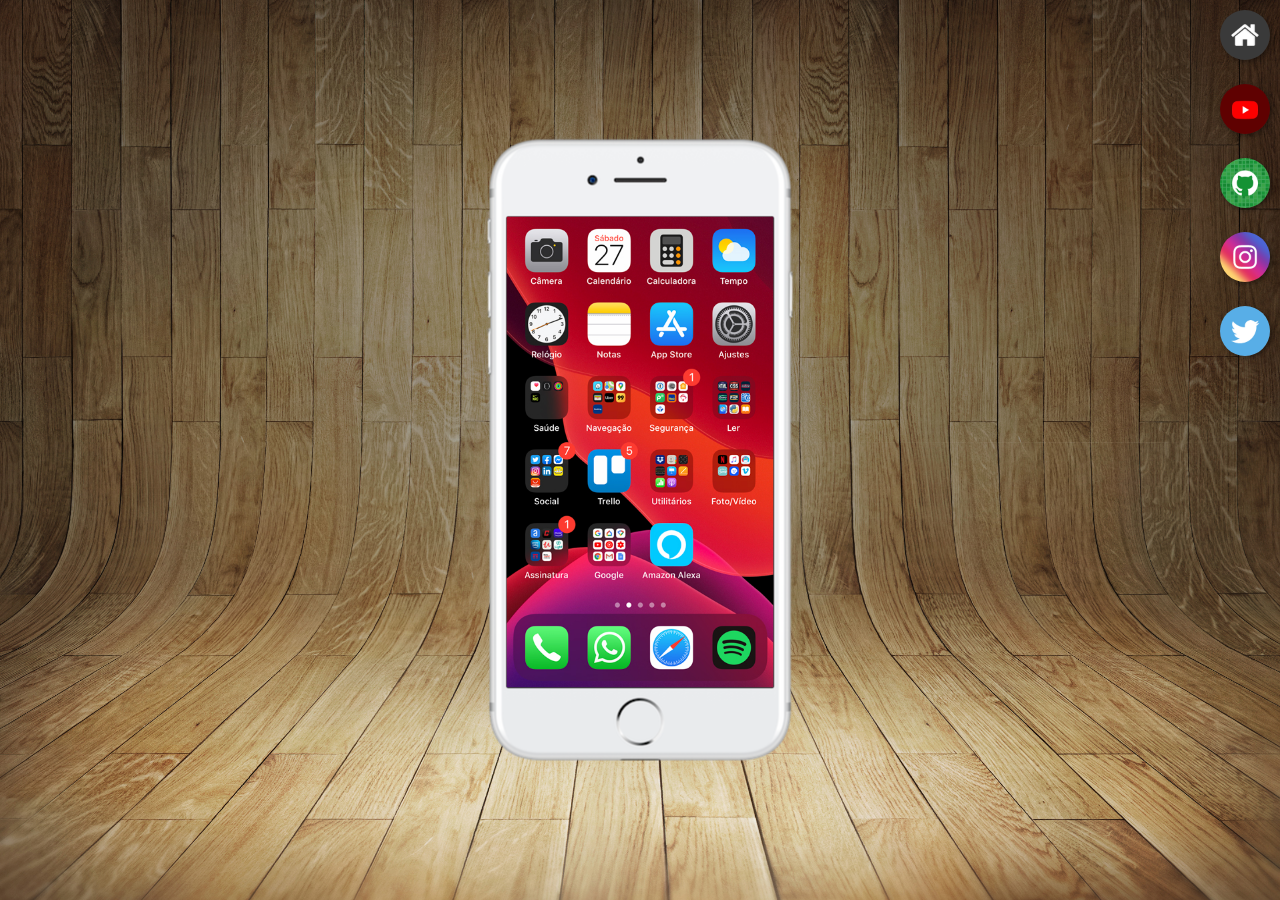
<file: index.html>
<!DOCTYPE html>
<html lang="pt-br">
<head>
    <meta charset="UTF-8">
    <meta name="viewport" content="width=device-width, initial-scale=1.0">
    <link rel="shortcut icon" href="favicon.ico" type="image/x-icon">
    <title>Redes Sociais</title>
    <link rel="stylesheet" href="estilo/style.css">
</head>
<body>
    <main>
        <section id="redes">
            <a href="home.html" target="tela"><img src="imagens/logo-home.jpg" alt="Home"></a><br>
            <a href="youtube.html" target="tela"><img src="imagens/logo-youtube.jpg" alt="Youtube"></a><br>
            <a href="github.html" target="tela"><img src="imagens/logo-github.jpg" alt="Github"></a><br>
            <a href="instagram.html" target="tela"><img src="imagens/logo-instagram.jpg" alt="Instagram"></a><br>
            <a href="twitter.html" target="tela"><img src="imagens/logo-twitter.jpg" alt="Twitter"></a>
        </section>

        <section id="telefone">
            <iframe src="home.html" frameborder="0" name="tela" id="tela">Seu navegador não carrega a imagem :D</iframe>
        </section>
    </main>
</body>
</html>
</file>
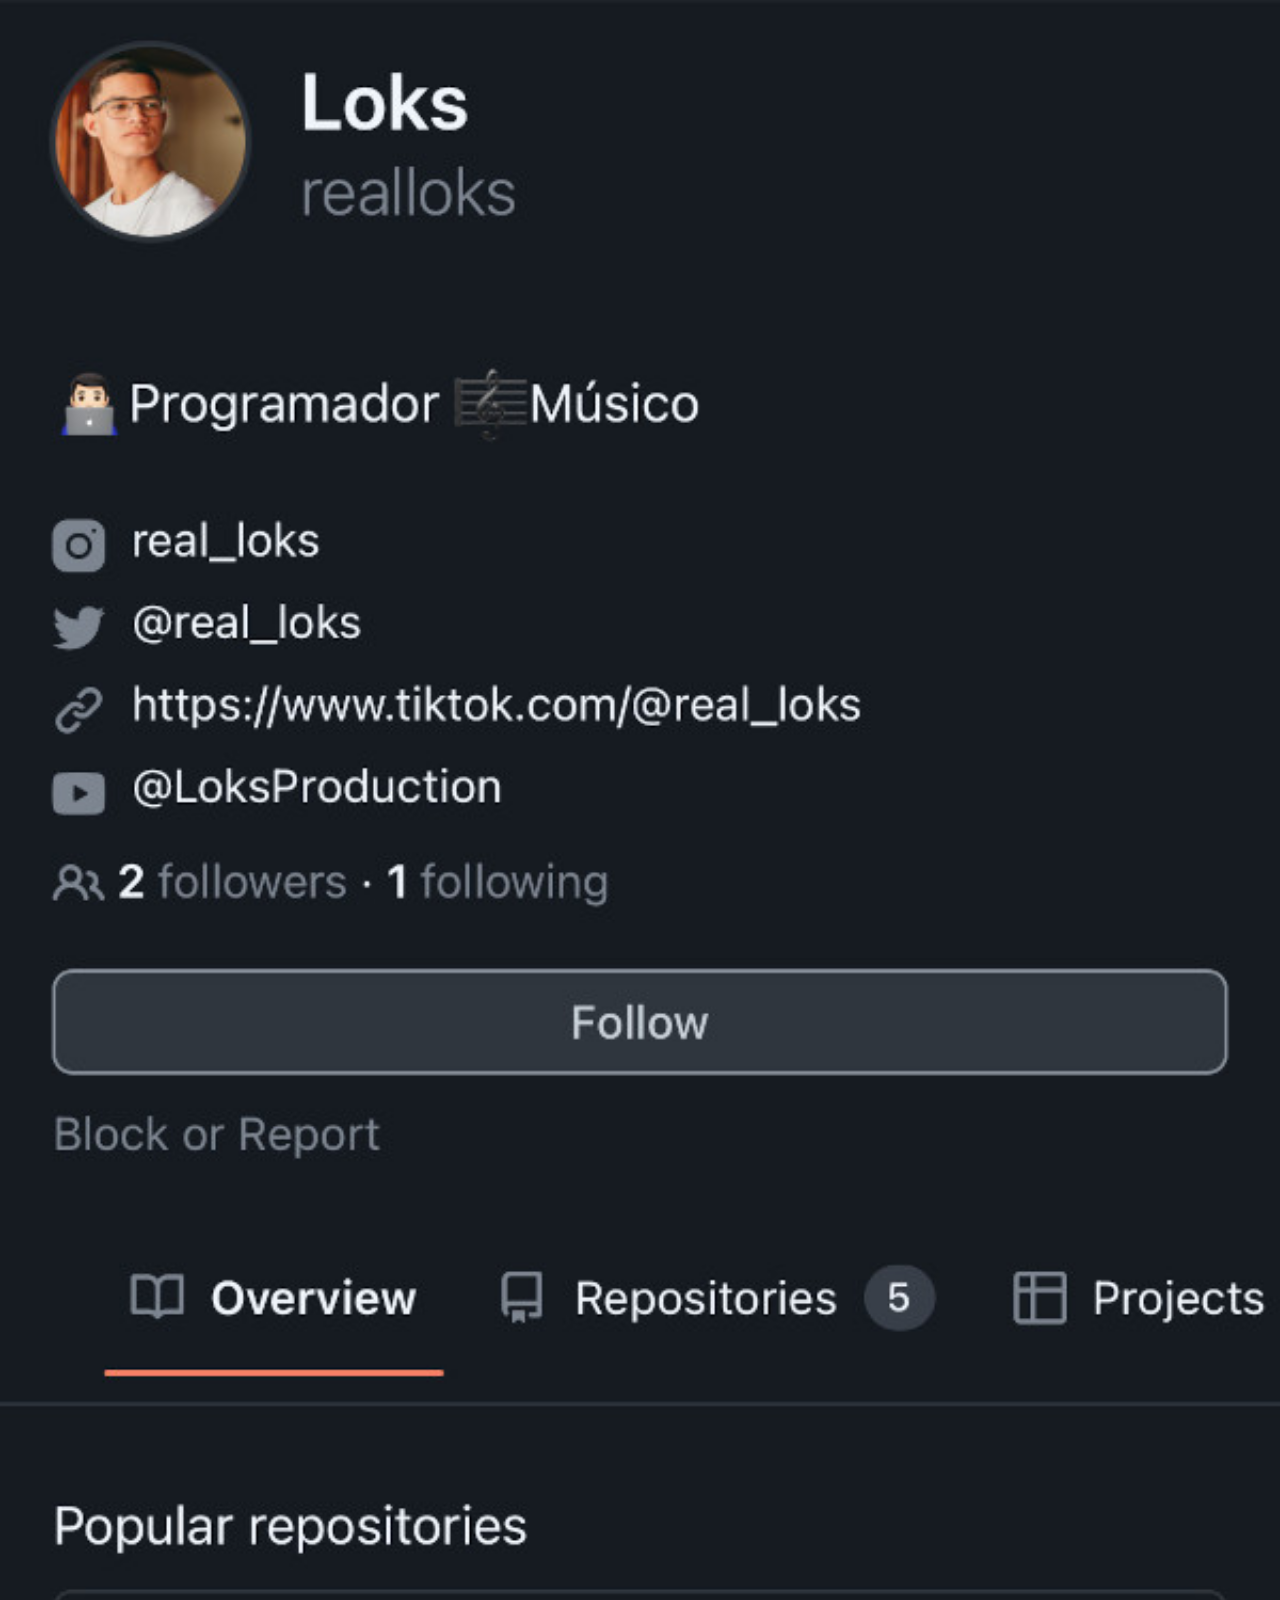
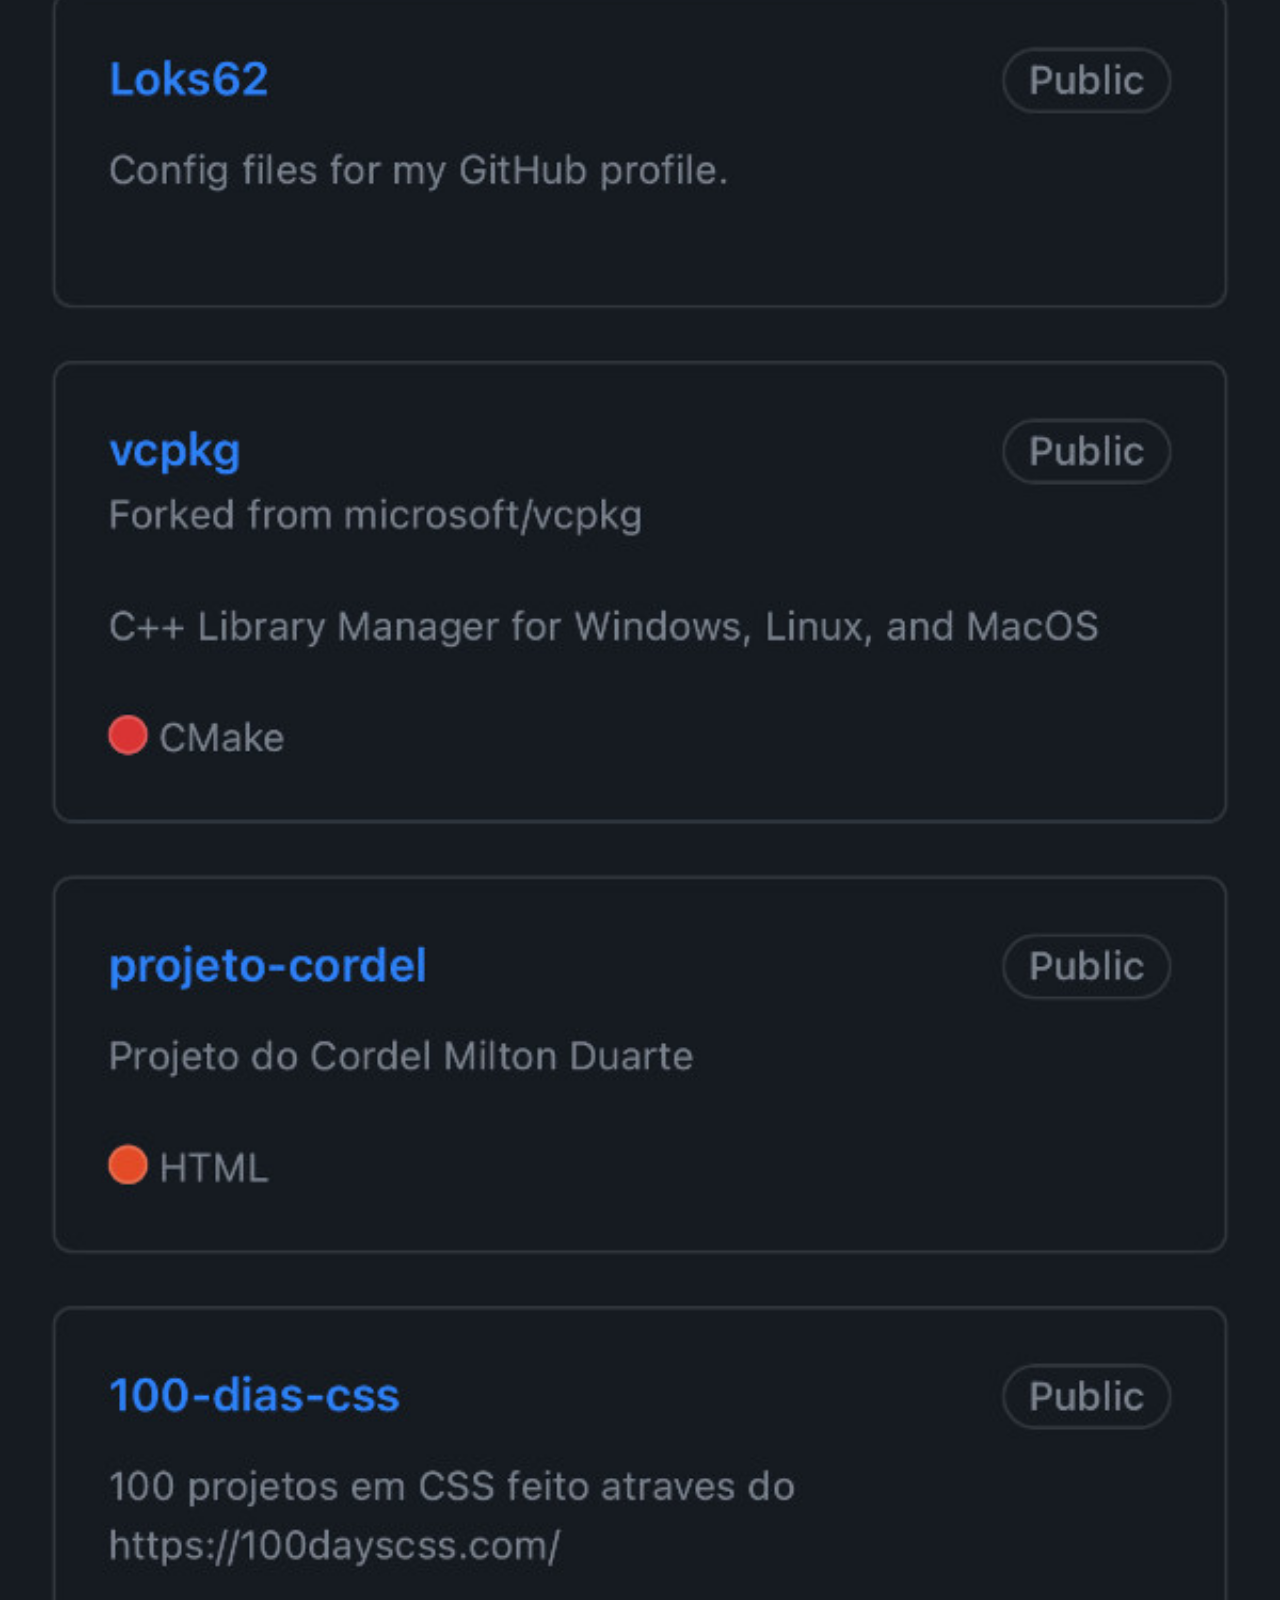
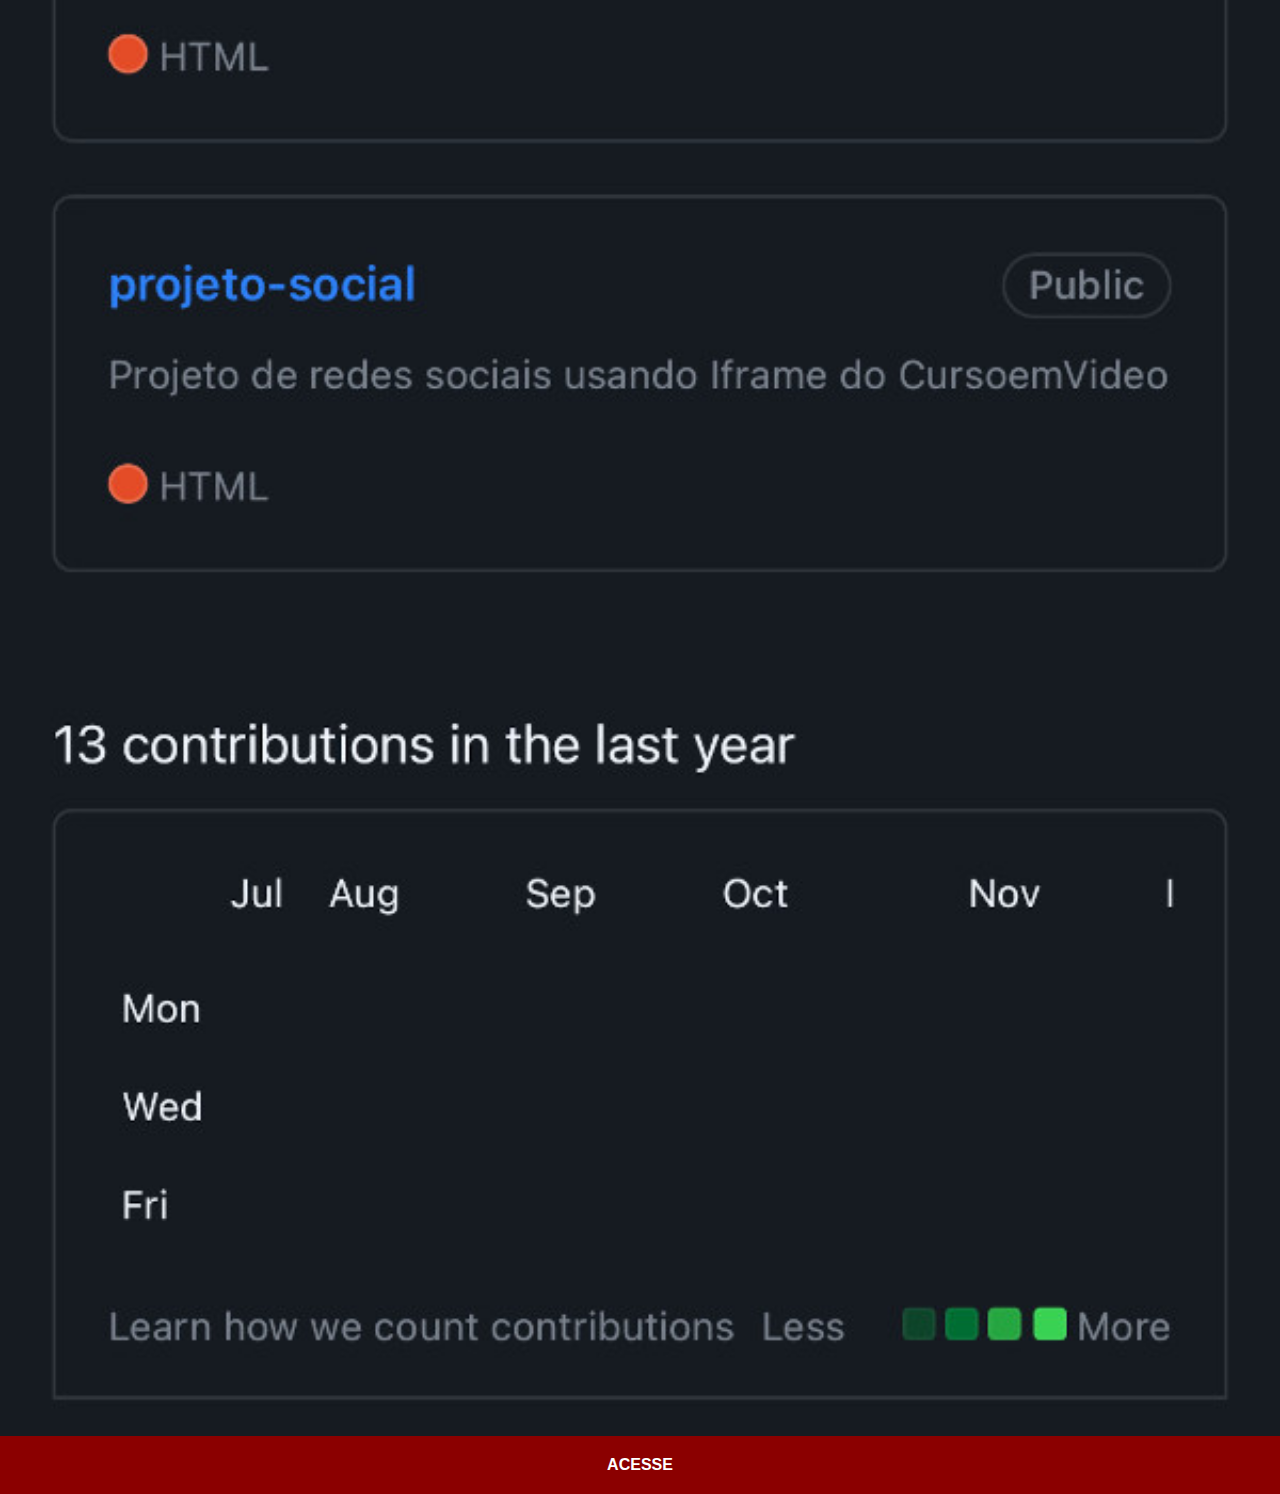
<file: github.html>
<!DOCTYPE html>
<html lang="pt-br">
<head>
    <meta charset="UTF-8">
    <meta name="viewport" content="width=device-width, initial-scale=1.0">
    <title>Document</title>
    <link rel="stylesheet" href="estilo/social.css">
</head>
<body>
    <img src="imagens/tela-github.jpeg" alt="Tela do GitHub">
    <a href="https://github.com/realloks" target="_blank" rel="external">ACESSE</a>
</body>
</html>
</file>
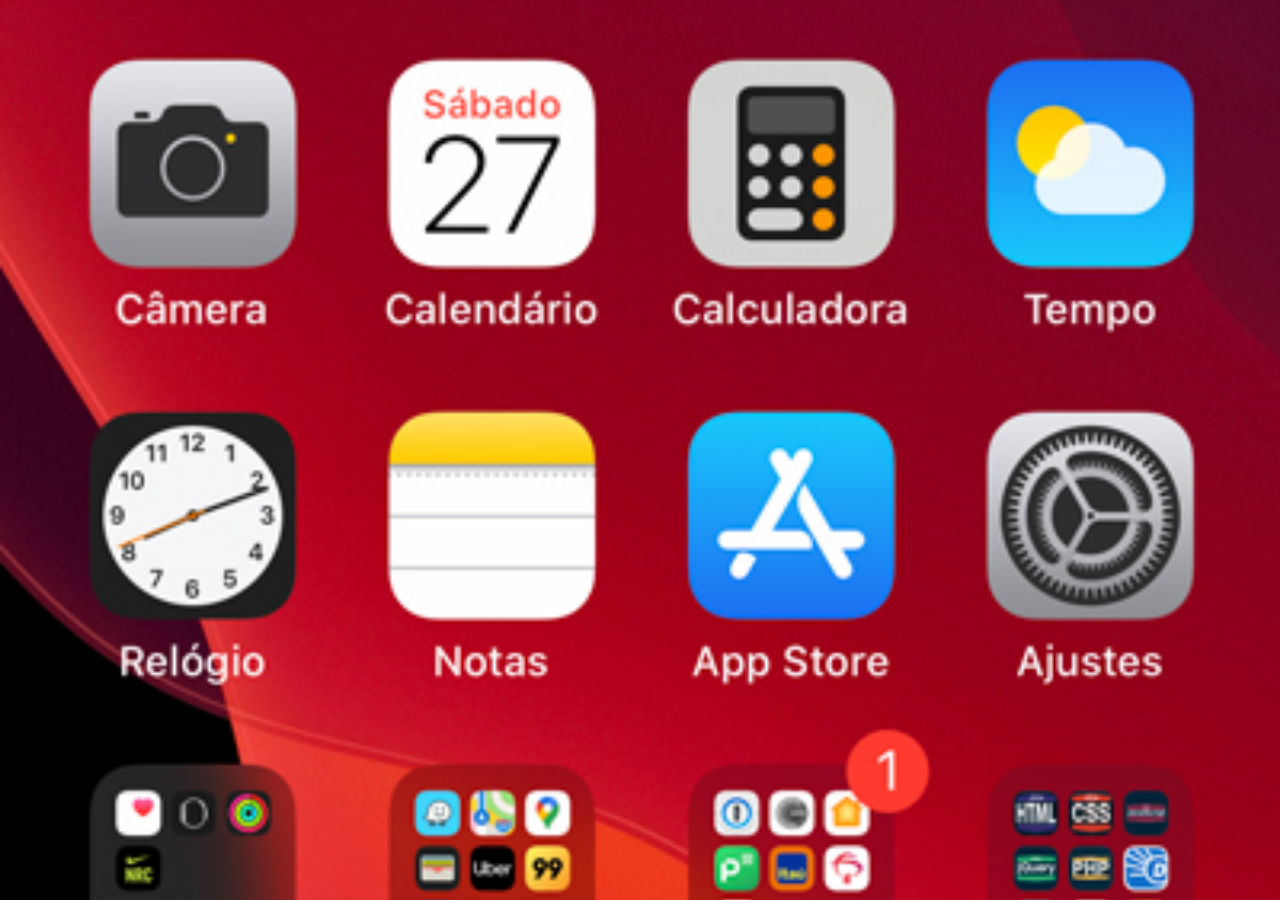
<file: home.html>
<!DOCTYPE html>
<html lang="pt-br">
<head>
    <meta charset="UTF-8">
    <meta name="viewport" content="width=device-width, initial-scale=1.0">
    <title>Home</title>
    <style>
        * {
            margin: 0px;
            padding: 0px;
        }

        body {
            width: 100vw;
            height: 100vh;
            background: url(imagens/tela-home.jpg) no-repeat top center;
            background-size: cover;
        }
    </style>
</head>
<body>
    
</body>
</html>
</file>
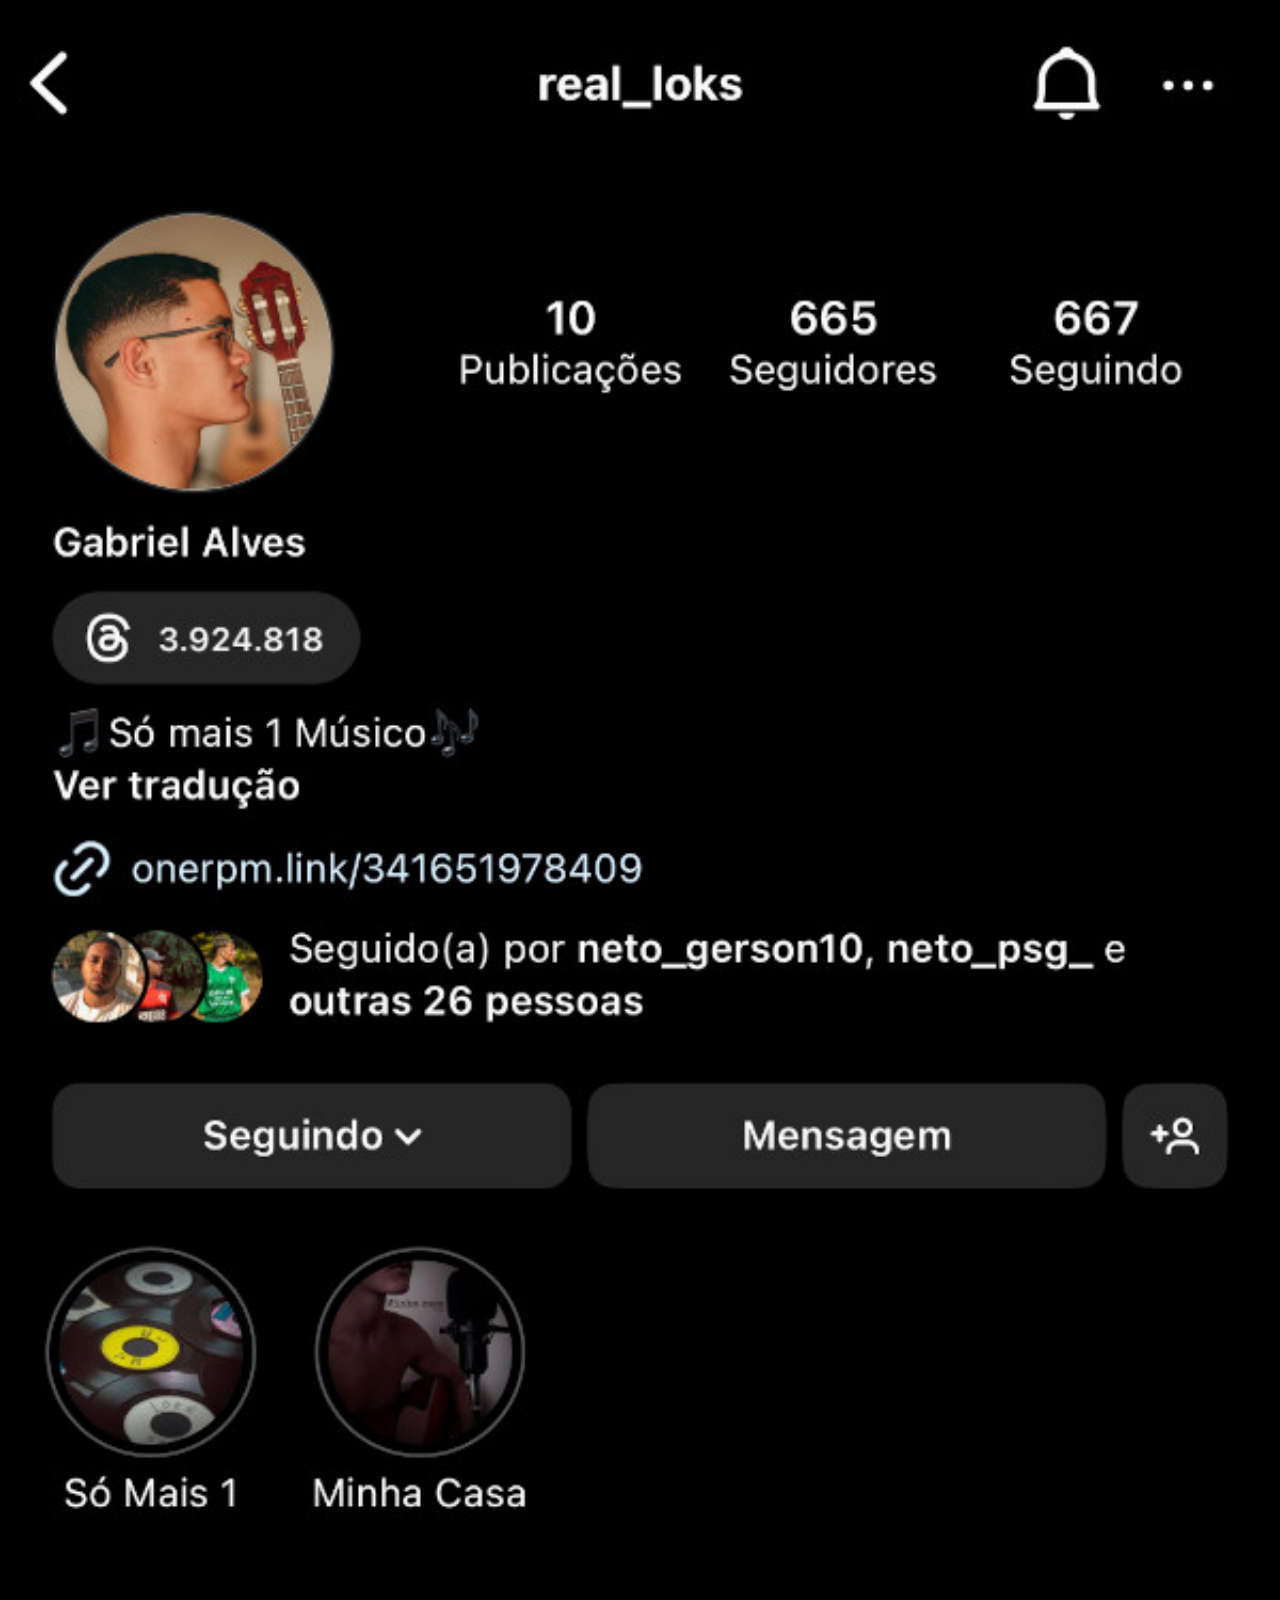
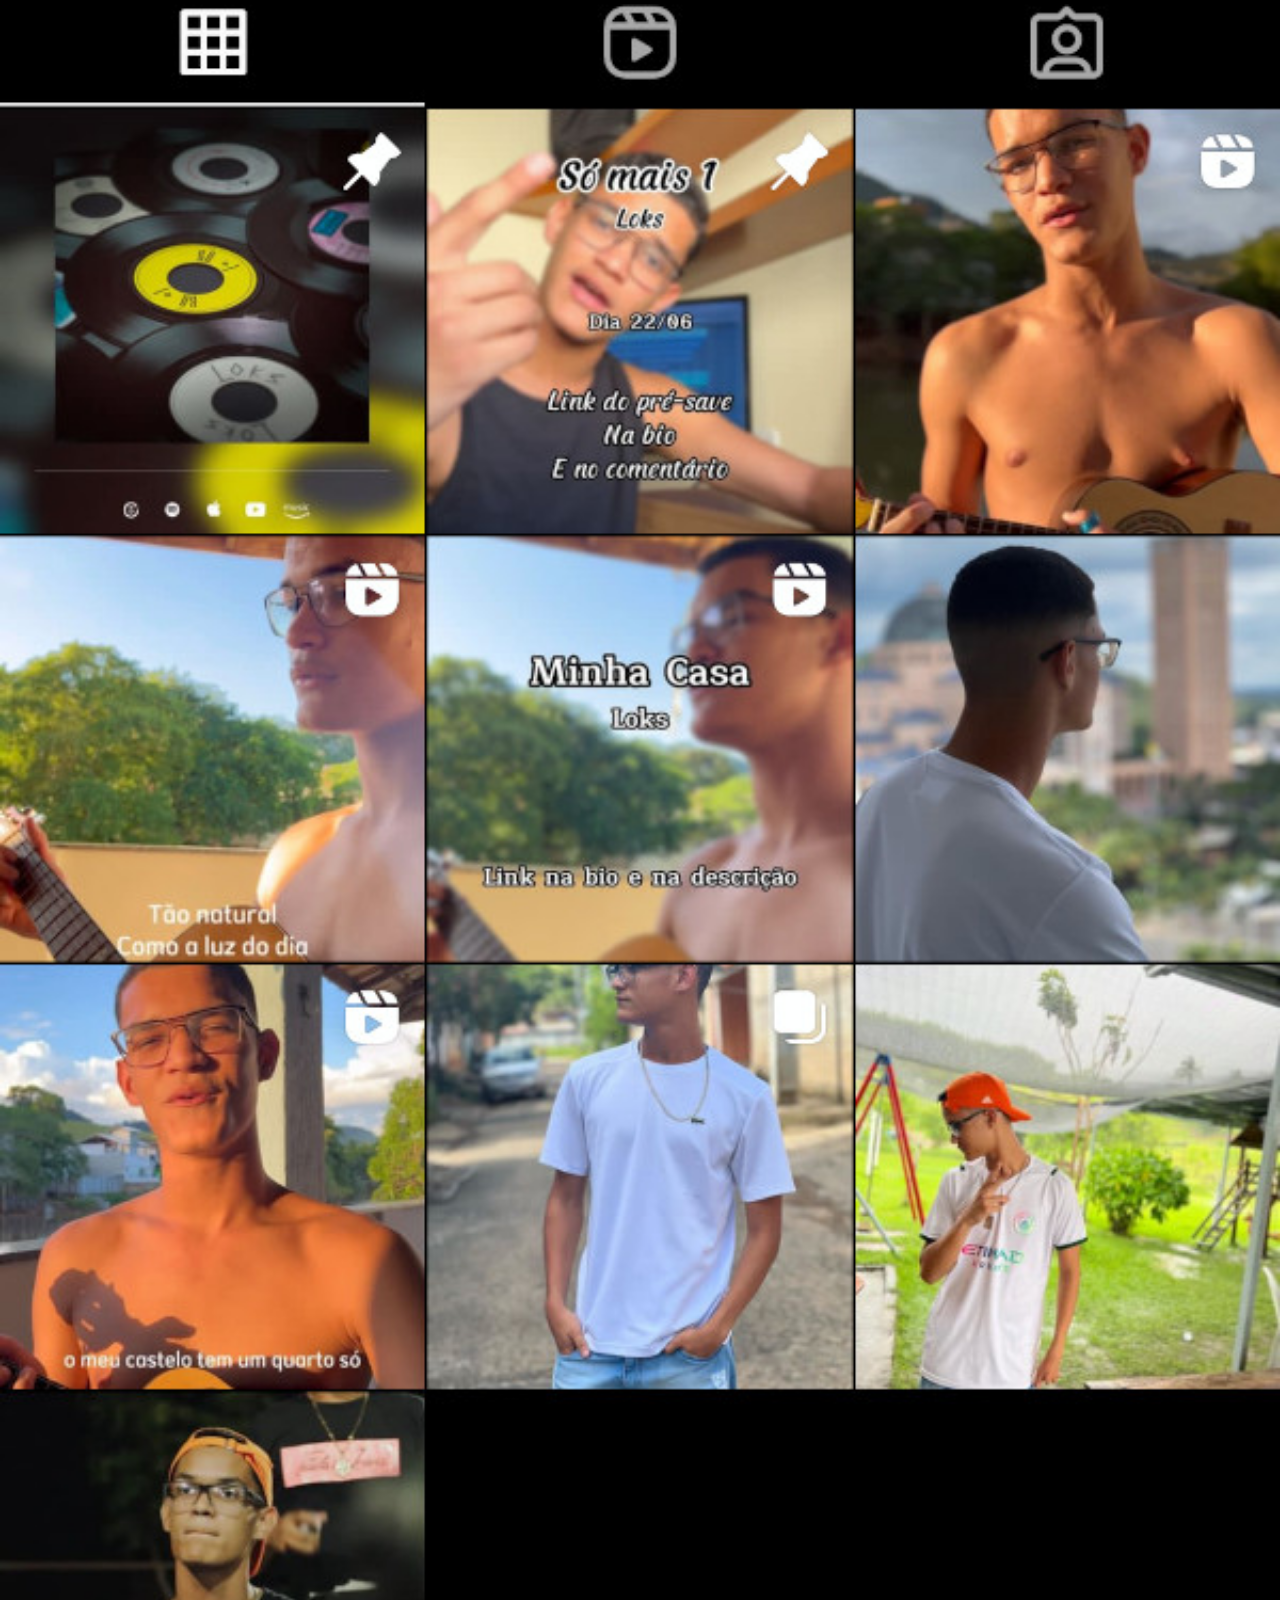
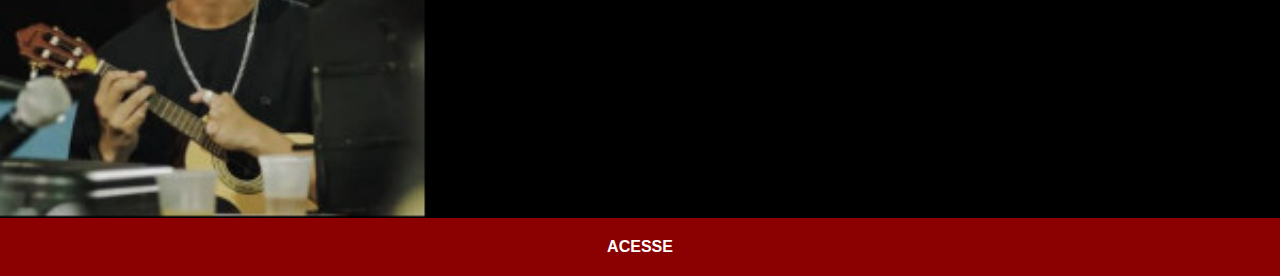
<file: instagram.html>
<!DOCTYPE html>
<html lang="pt-br">
<head>
    <meta charset="UTF-8">
    <meta name="viewport" content="width=device-width, initial-scale=1.0">
    <title>Instagram</title>
    <link rel="stylesheet" href="estilo/social.css">
</head>
<body>
    <img src="imagens/tela-instagram.jpeg" alt="Tela do Instagram">
    <a href="https://www.instagram.com/real_loks/" target="_blank" rel="external">ACESSE</a>
</body>
</html>
</file>
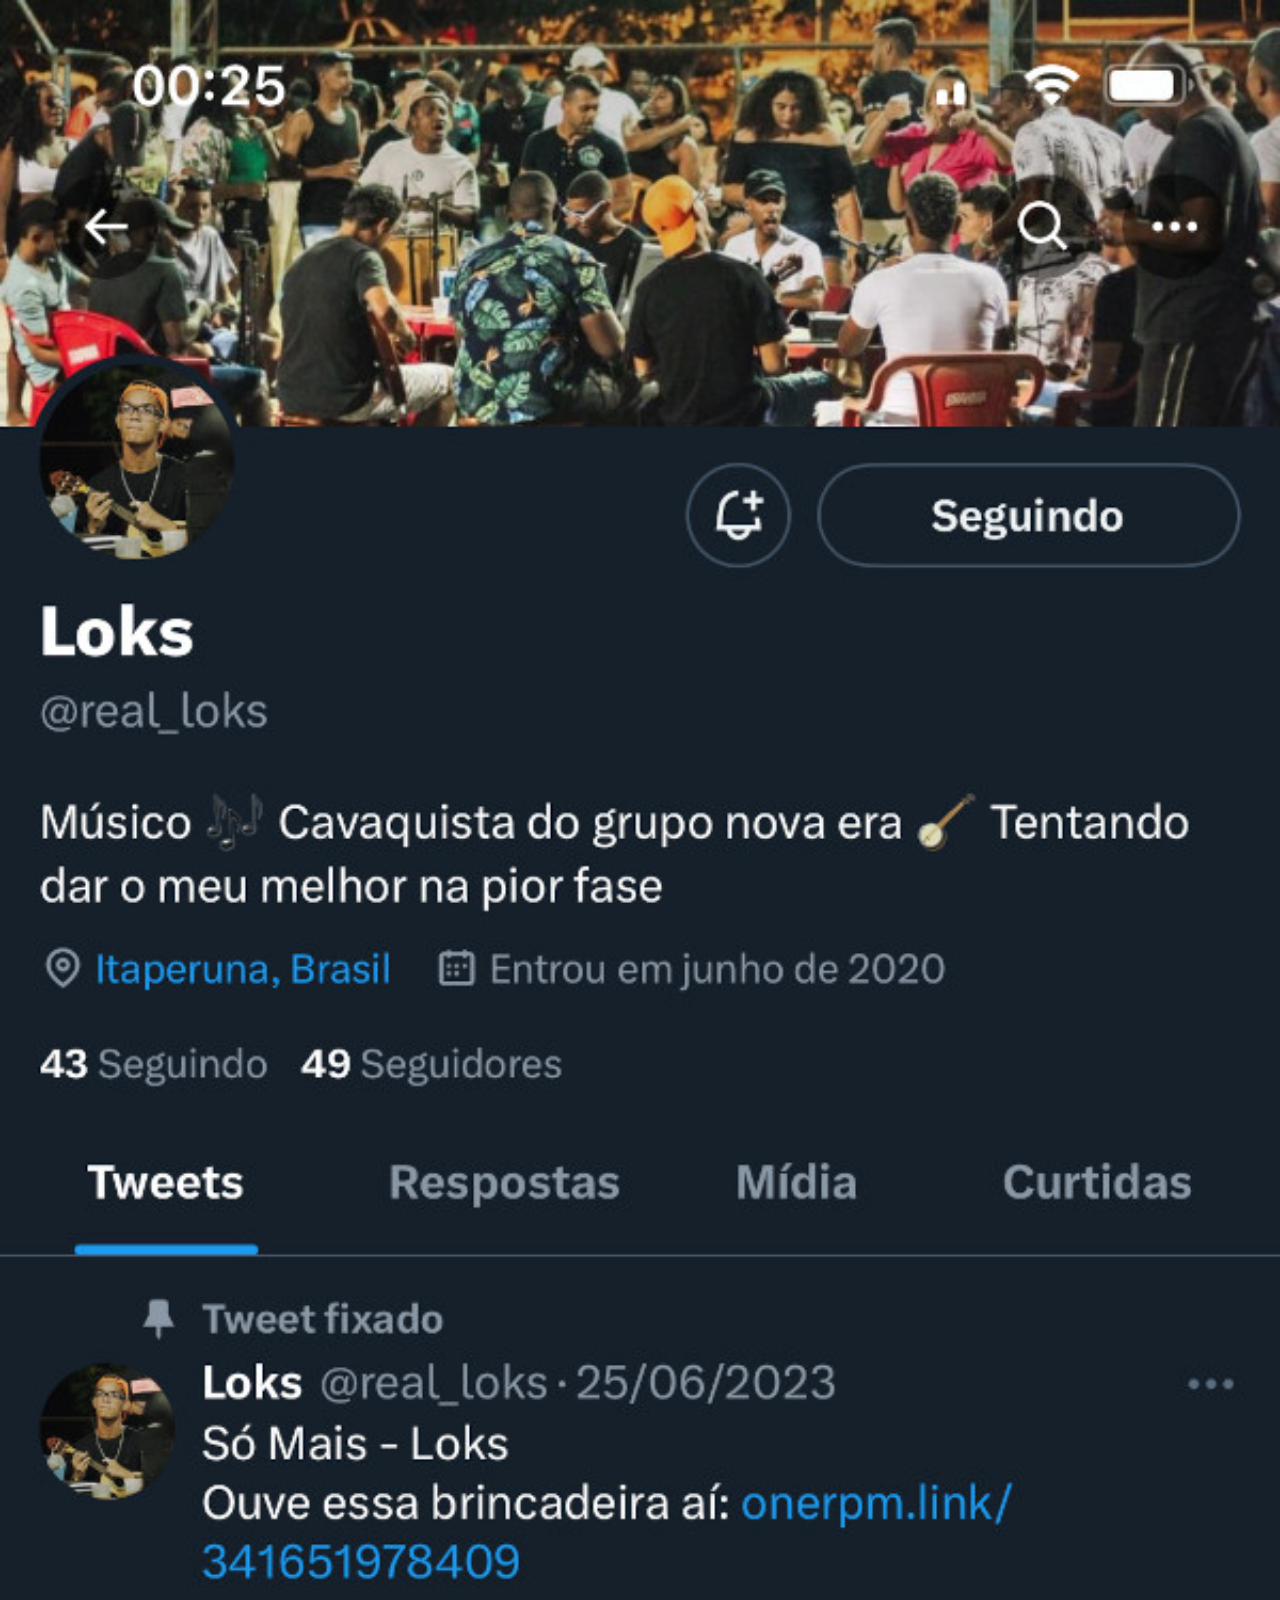
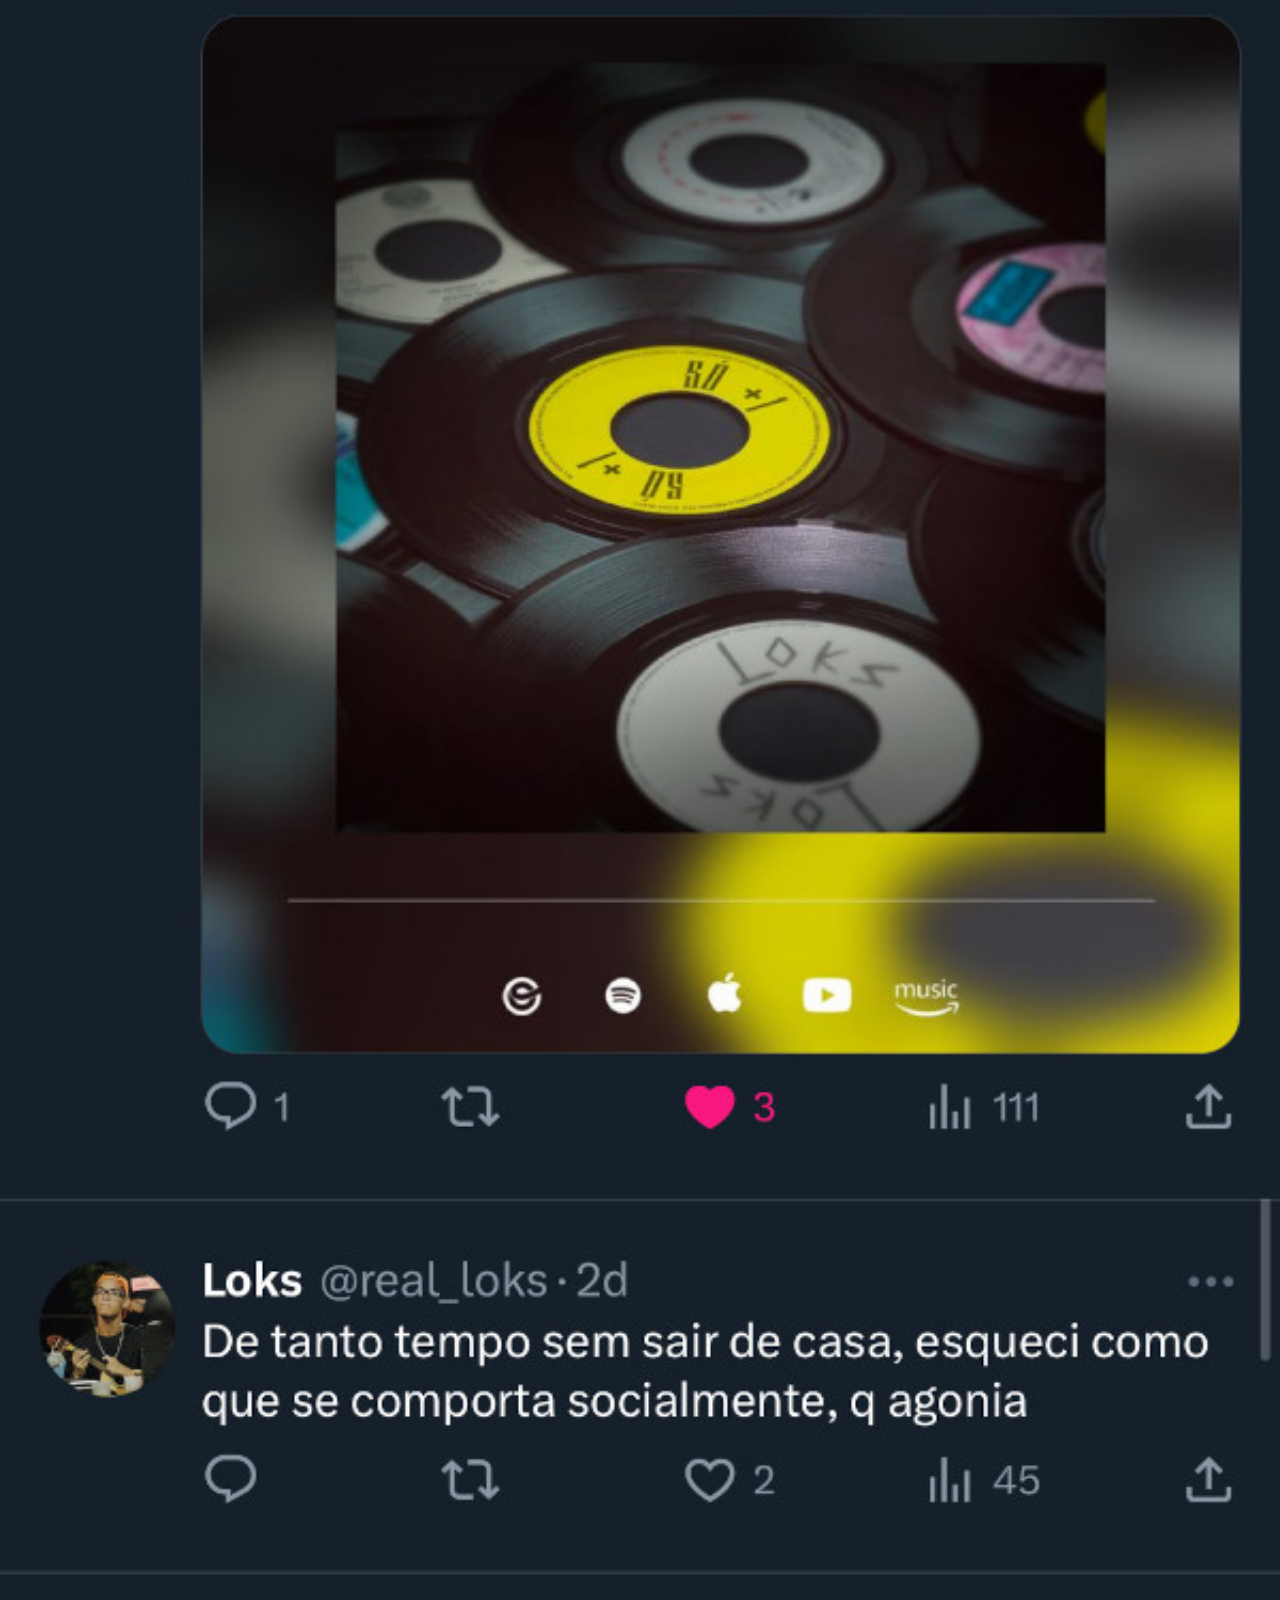
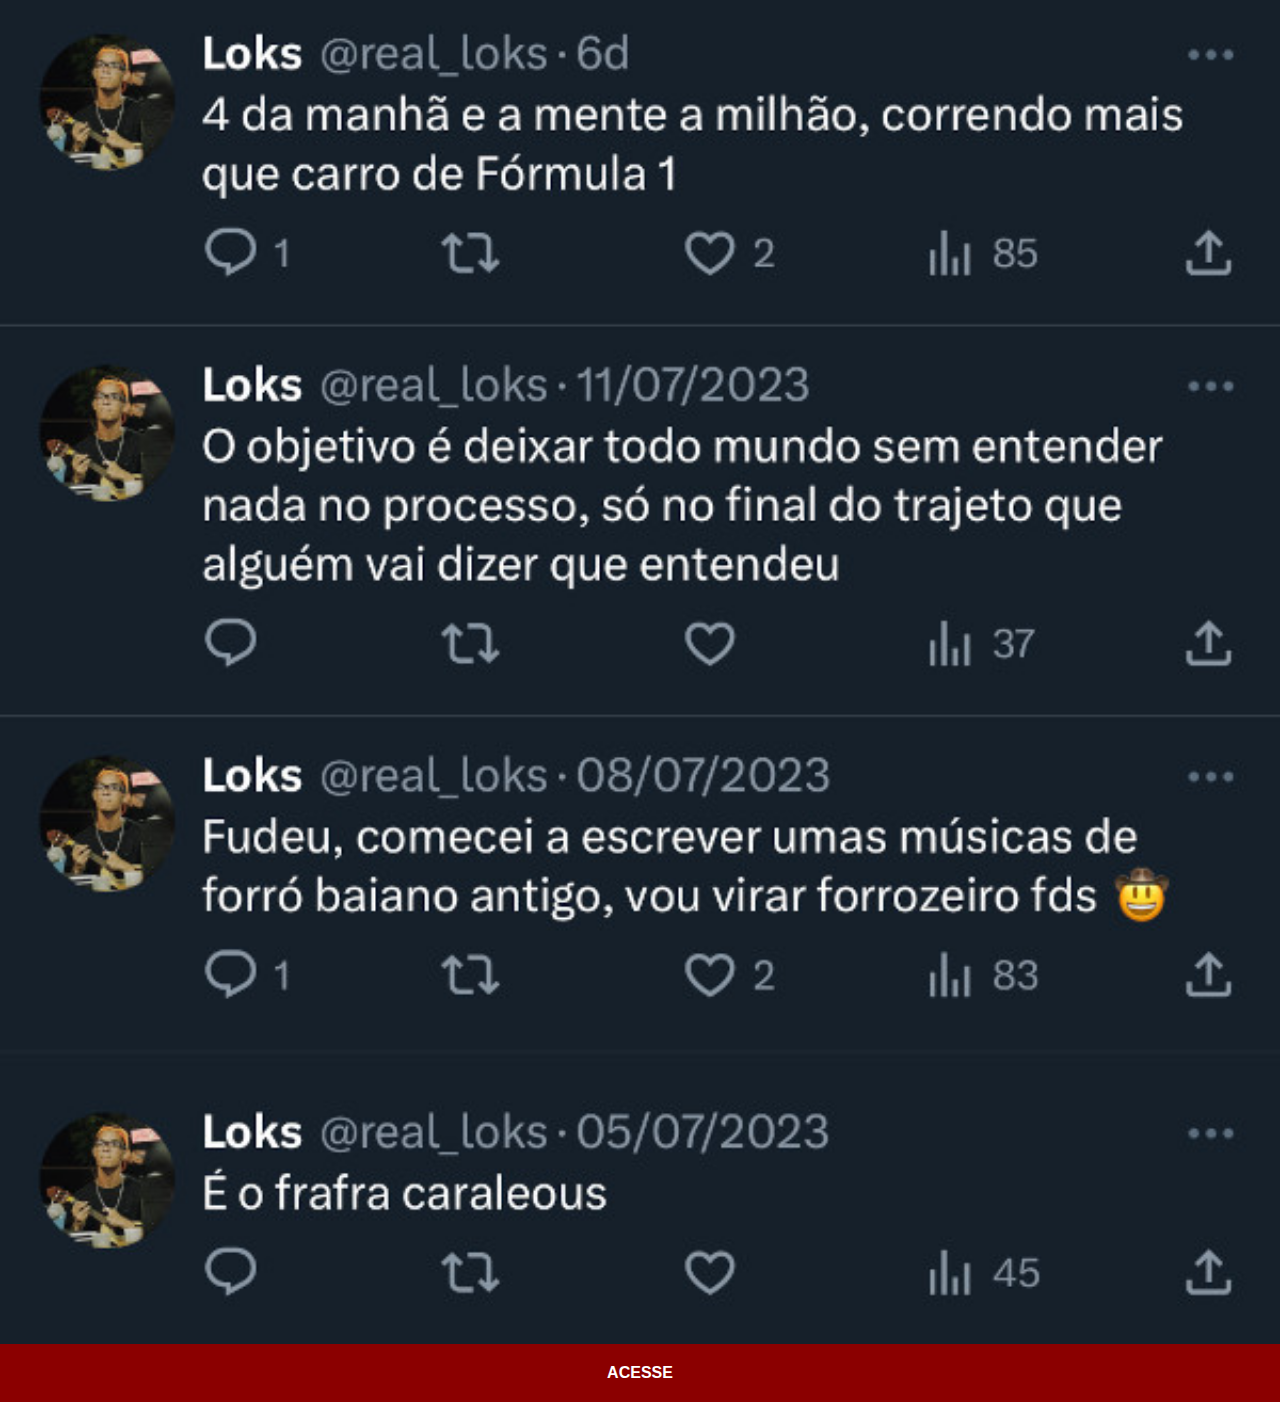
<file: twitter.html>
<!DOCTYPE html>
<html lang="pt-br">
<head>
    <meta charset="UTF-8">
    <meta name="viewport" content="width=device-width, initial-scale=1.0">
    <title>Twitter</title>
    <link rel="stylesheet" href="estilo/social.css">
</head>
<body>
    <img src="imagens/tela-twitter.jpeg" alt="Tela do Twitter">
    <a href="https://twitter.com/real_loks" target="_blank" rel="external">ACESSE</a>
</body>
</html>
</file>
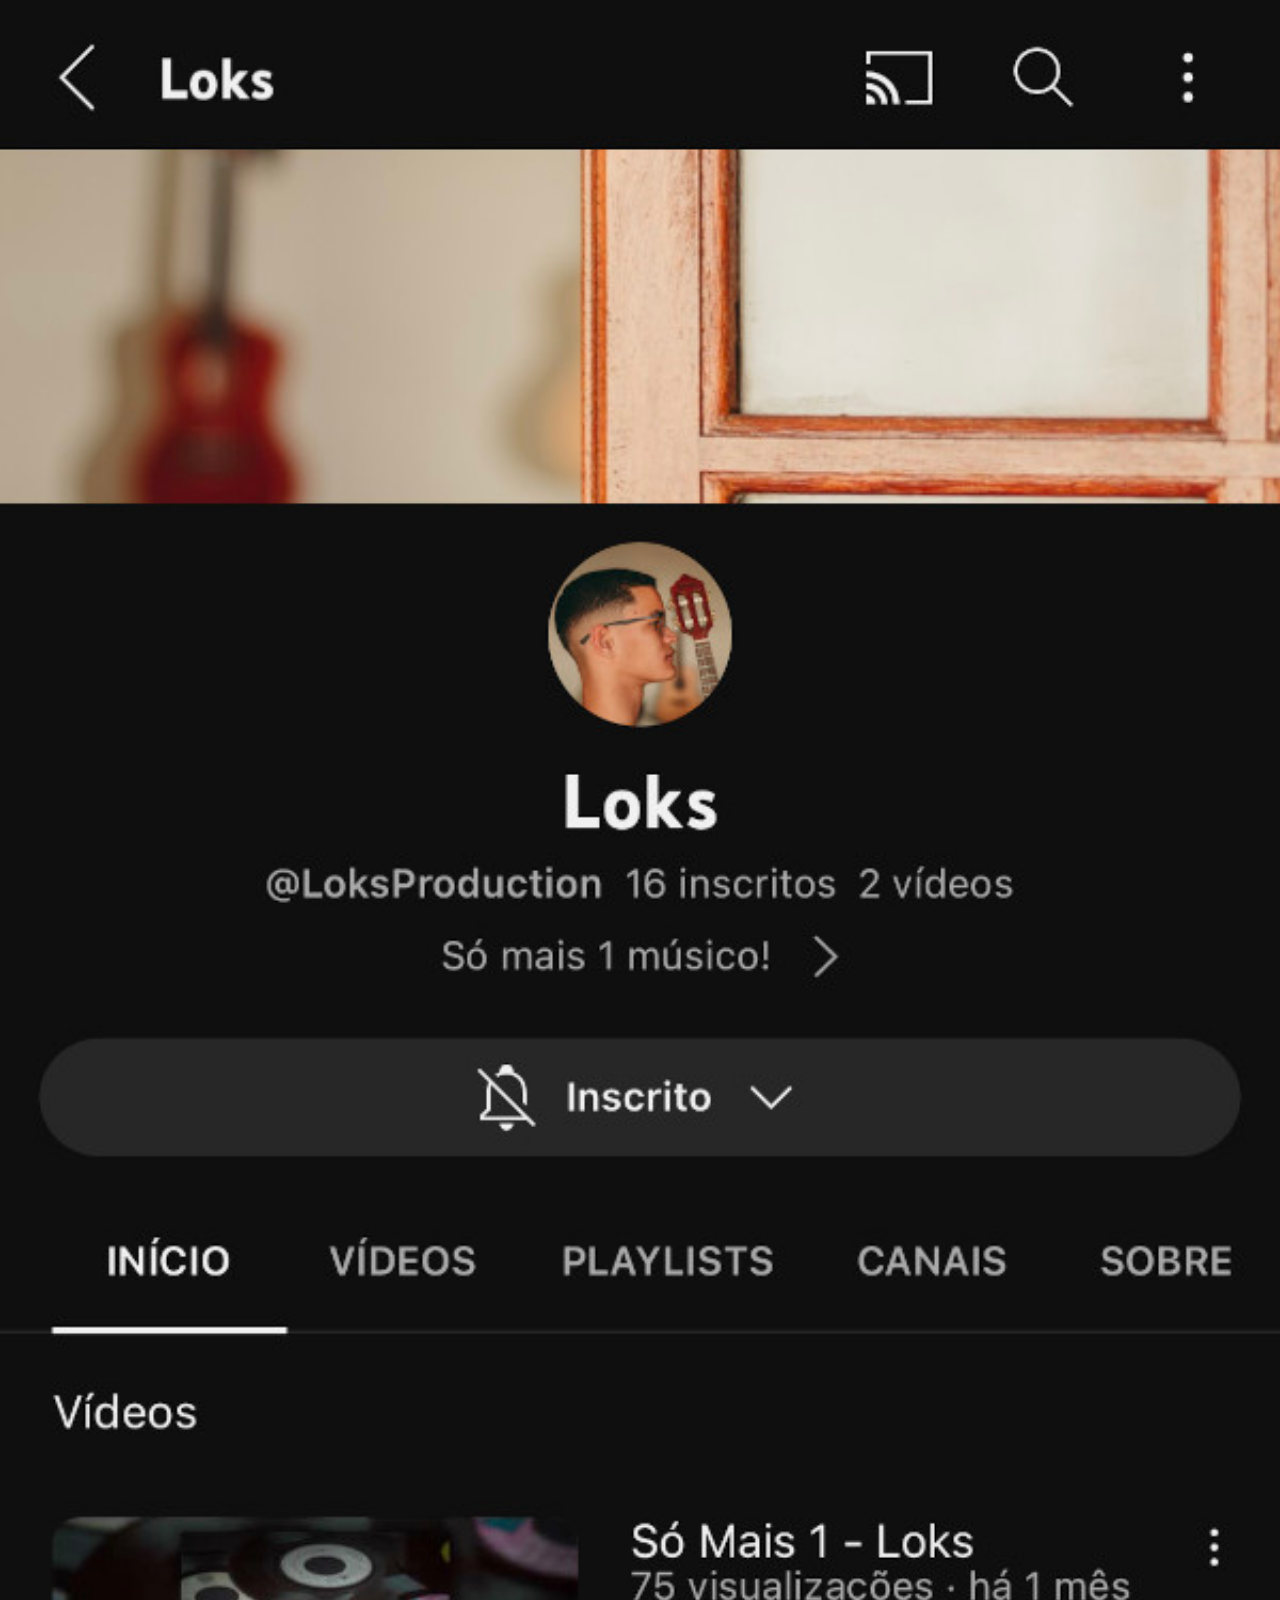
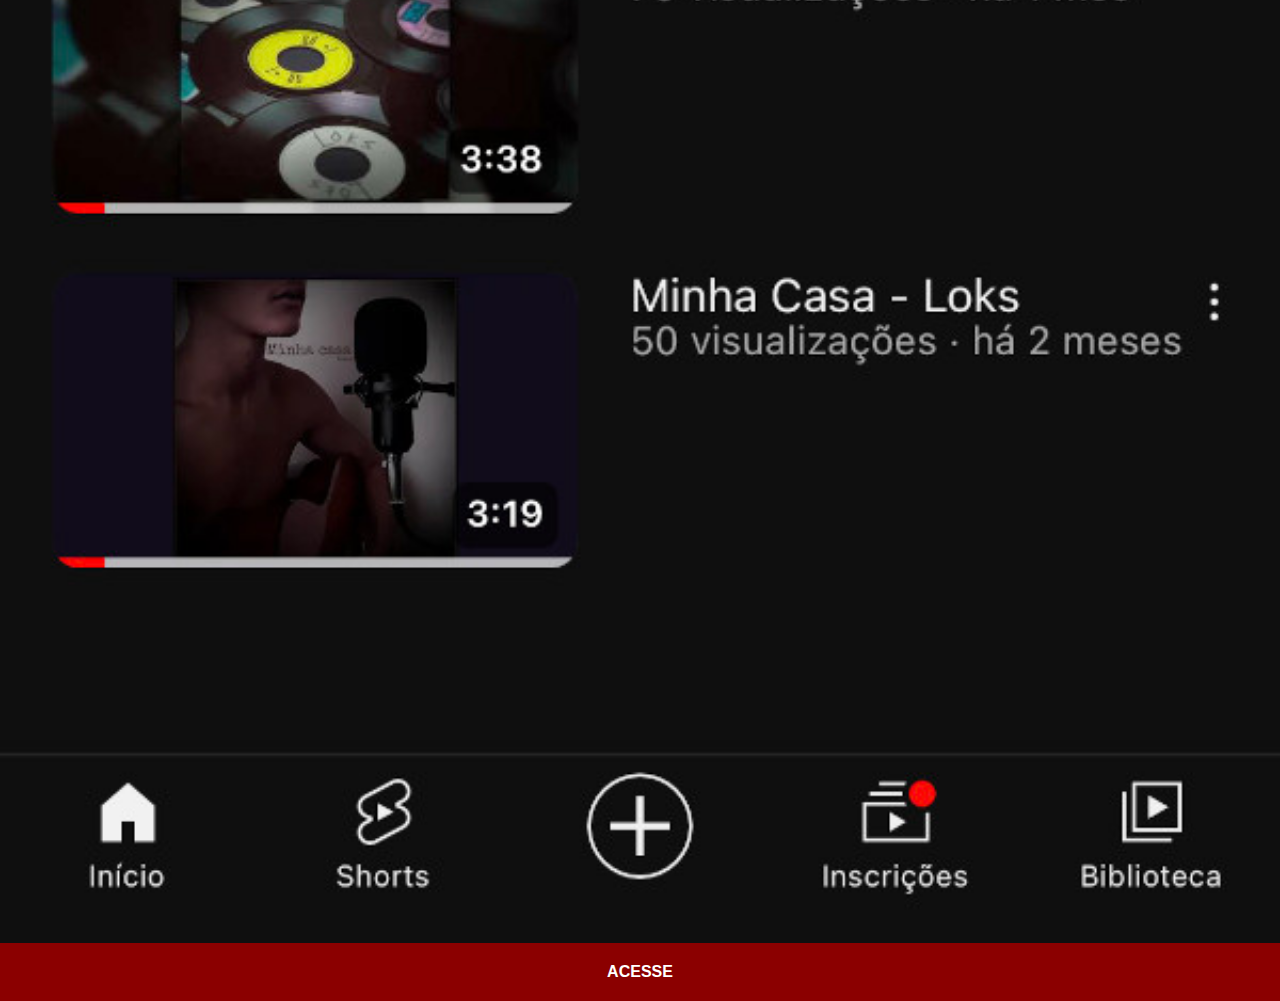
<file: youtube.html>
<!DOCTYPE html>
<html lang="pt-br">
<head>
    <meta charset="UTF-8">
    <meta name="viewport" content="width=device-width, initial-scale=1.0">
    <title>Youtube</title>
    <link rel="stylesheet" href="estilo/social.css">
</head>
<body>
    <img src="imagens/tela-youtube.jpg" alt="Tela do Youtube">
    <a href="https://www.youtube.com/@LoksProduction" target="_blank" rel="external">ACESSE</a>
</body>
</html>
</file>
<file: estilo/style.css>
@charset "UTF-08";

* {
    margin: 0px;
    padding: 0px;
    font-family: Arial, Helvetica, sans-serif;
}

body {
    background: url(../imagens/fundo-madeira.jpg) no-repeat top center;
    background-size: cover;
}

main {
    height: 100vh;
    position: relative;
}

section#telefone {
    position: absolute;
    top: 50%;
    left: 50%;
    transform: translate(-50%, -50%);

    height: 627px;
    width: 311px;
    background-image: url(../imagens/frame-iphone.png);
}

iframe#tela {
    position: relative;
    top: 80px;
    left: 22px;
    width: 267px;
    height: 471px;
}

section#redes {
    text-align: right;
}

section#redes img {
    width: 50px;
    margin: 10px;
    border-radius: 50%;
    box-shadow: 2px 2px 5px rgba(0, 0, 0, 0.400);
    box-sizing: border-box;
}

section#redes img:hover {
    border: 2px solid rgba(255, 255, 255, 0.600);
    transform: translate(-3px, -3px);
    box-shadow: 5px 5px 10px rgba(0, 0, 0, 0.61);
    transition: transform 0.4s, border 0.2s;
}
</file>
<file: estilo/social.css>
@charset "UTF-8";

* {
    margin: 0px;
    padding: 0px;
    font-family: Arial, Helvetica, sans-serif;
}

::-webkit-scrollbar {
    width: 0px;
    height: 0px;
}

img {
    width: 100vw;
}

a {
    display: block;
    background-color: darkred;
    color: white;
    padding: 20px;
    text-align: center;
    font-weight: bold;
    text-decoration: none;

    margin: -4px;
}

a:hover {
    background-color: red;
}
</file>
